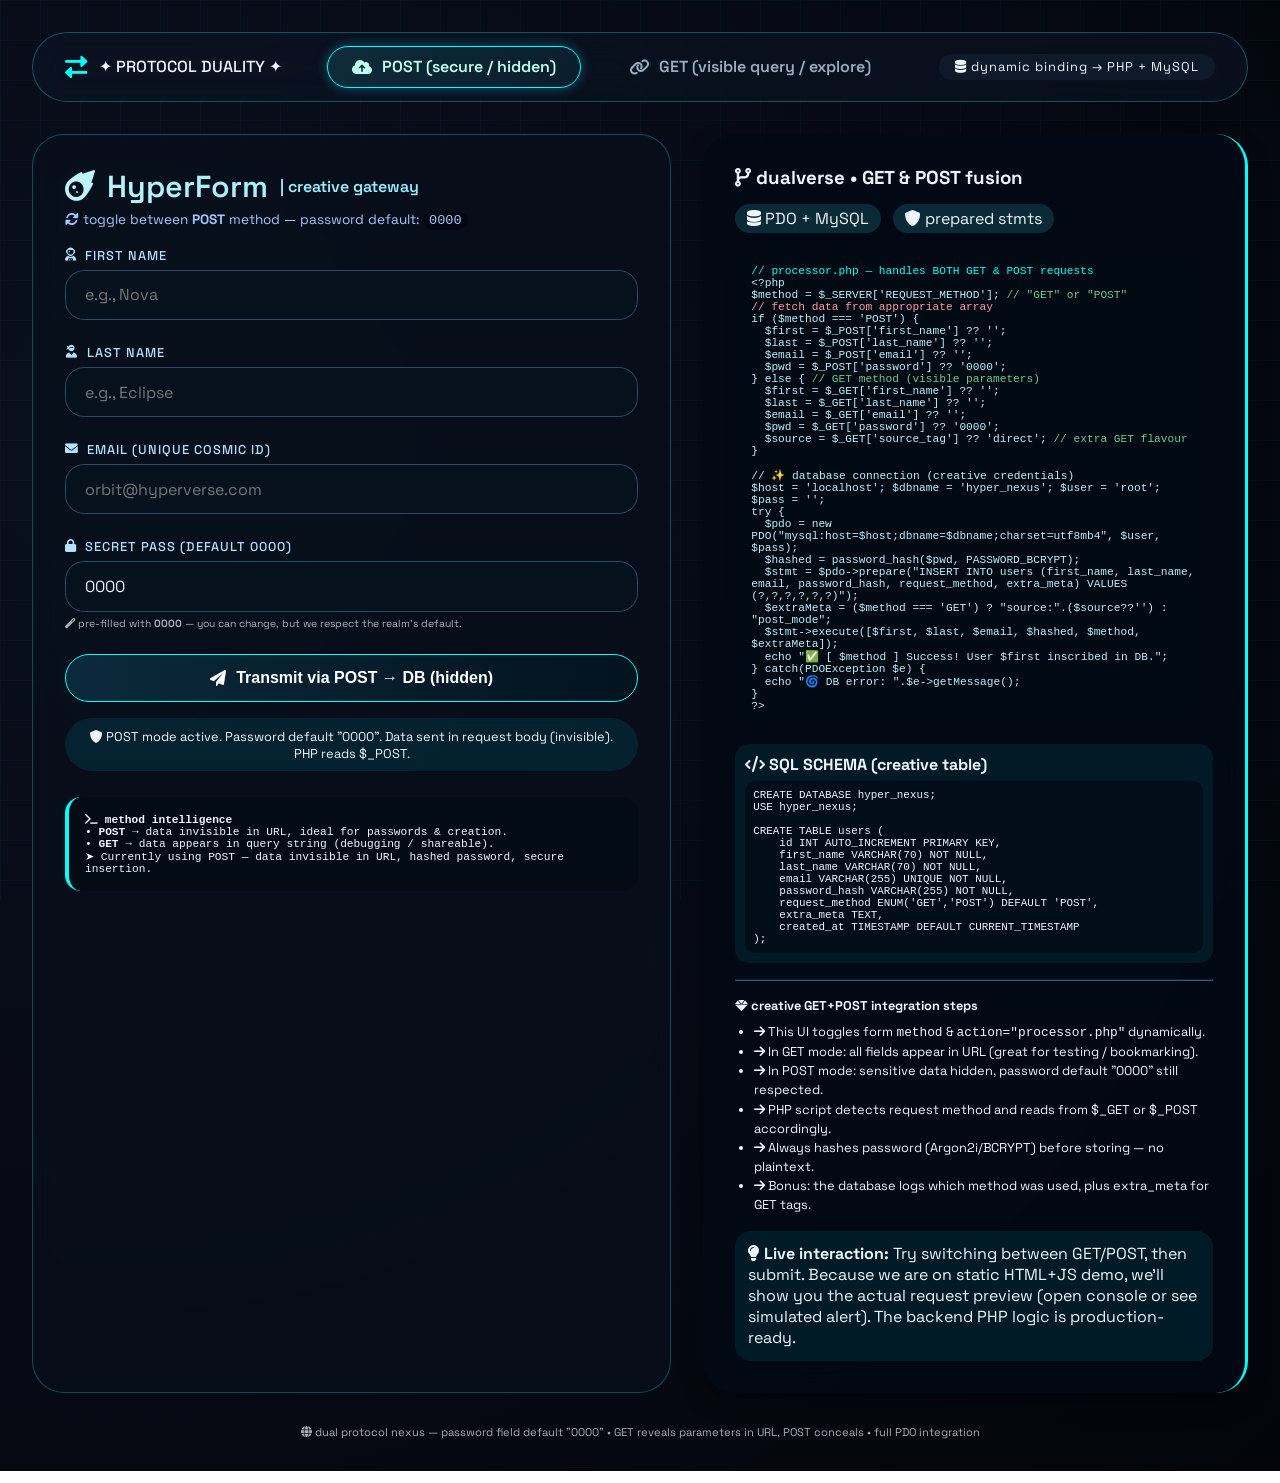
<file: Form.html>
<!DOCTYPE html>
<html lang="en">
<head>
  <meta charset="UTF-8">
  <meta name="viewport" content="width=device-width, initial-scale=1.0, user-scalable=yes">
  <title>✦ DUAL VERSE ✦ | GET + POST Creative Nexus ✦ PHP Database Bridge</title>
  <link href="https://fonts.googleapis.com/css2?family=Space+Grotesk:wght@300;400;500;600;700&display=swap" rel="stylesheet">
  <link rel="stylesheet" href="https://cdnjs.cloudflare.com/ajax/libs/font-awesome/6.0.0-beta3/css/all.min.css">
  <style>
    * {
      margin: 0;
      padding: 0;
      box-sizing: border-box;
    }

    body {
      background: radial-gradient(circle at 10% 30%, #0a0f1e, #03050b);
      font-family: 'Space Grotesk', monospace;
      min-height: 100vh;
      padding: 2rem;
      position: relative;
      color: #eef5ff;
    }

    /* animated grid background */
    body::before {
      content: "";
      position: fixed;
      top: 0;
      left: 0;
      width: 100%;
      height: 100%;
      background-image: 
        linear-gradient(rgba(0, 255, 255, 0.03) 1px, transparent 1px),
        linear-gradient(90deg, rgba(0, 255, 255, 0.03) 1px, transparent 1px);
      background-size: 40px 40px;
      pointer-events: none;
      z-index: 0;
    }

    .universe {
      max-width: 1400px;
      margin: 0 auto;
      position: relative;
      z-index: 2;
    }

    /* header with method toggle */
    .method-panel {
      display: flex;
      justify-content: space-between;
      align-items: center;
      flex-wrap: wrap;
      gap: 1rem;
      margin-bottom: 2rem;
      background: rgba(12, 20, 35, 0.6);
      backdrop-filter: blur(16px);
      border-radius: 3rem;
      padding: 0.8rem 2rem;
      border: 1px solid rgba(0, 255, 255, 0.3);
    }

    .badge-method {
      display: flex;
      gap: 1.5rem;
    }

    .method-btn {
      background: transparent;
      border: none;
      font-family: inherit;
      font-weight: 600;
      padding: 0.6rem 1.5rem;
      border-radius: 2rem;
      cursor: pointer;
      transition: 0.2s;
      font-size: 1rem;
      color: #9aaec0;
      display: flex;
      align-items: center;
      gap: 10px;
    }

    .method-btn.active {
      background: linear-gradient(135deg, #0f2c3b, #0a1c2c);
      box-shadow: 0 0 12px rgba(0, 200, 255, 0.4);
      color: #bffff0;
      border: 1px solid cyan;
    }

    .method-glow {
      font-size: 0.8rem;
      background: #0e1a2a;
      padding: 0.3rem 1rem;
      border-radius: 2rem;
      letter-spacing: 1px;
    }

    .twin-layout {
      display: flex;
      flex-wrap: wrap;
      gap: 2rem;
    }

    /* FORM CARD */
    .form-card {
      flex: 1.2;
      background: rgba(8, 16, 28, 0.7);
      backdrop-filter: blur(12px);
      border-radius: 2rem;
      padding: 2rem;
      border: 1px solid rgba(0, 230, 250, 0.3);
      transition: all 0.3s;
    }

    .info-card {
      flex: 1;
      background: rgba(2, 10, 22, 0.75);
      backdrop-filter: blur(12px);
      border-radius: 2rem;
      padding: 2rem;
      border-right: 3px solid #0ff;
      box-shadow: 0 10px 25px -5px rgba(0,0,0,0.5);
    }

    h2 {
      font-size: 1.9rem;
      font-weight: 600;
      background: linear-gradient(120deg, #c0f5ff, #6ee7ff);
      -webkit-background-clip: text;
      background-clip: text;
      color: transparent;
      margin-bottom: 0.3rem;
      display: flex;
      align-items: center;
      gap: 12px;
    }

    .input-group {
      margin-bottom: 1.5rem;
    }

    .input-group label {
      display: flex;
      align-items: center;
      gap: 8px;
      font-weight: 500;
      font-size: 0.8rem;
      text-transform: uppercase;
      letter-spacing: 1px;
      color: #b4e1ff;
      margin-bottom: 6px;
    }

    .input-group input {
      width: 100%;
      background: #05121e;
      border: 1.5px solid #2c4968;
      border-radius: 1.2rem;
      padding: 0.85rem 1.2rem;
      font-size: 1rem;
      color: #e2f0ff;
      font-family: 'Space Grotesk', monospace;
      transition: all 0.2s;
    }

    .input-group input:focus {
      border-color: #0ff;
      box-shadow: 0 0 10px rgba(0, 255, 255, 0.3);
      outline: none;
      background: #071a2a;
    }

    .btn-submit {
      background: linear-gradient(95deg, #0b2a3b, #03121f);
      border: 1px solid #0ff;
      width: 100%;
      padding: 0.9rem;
      border-radius: 2rem;
      font-weight: bold;
      font-size: 1rem;
      cursor: pointer;
      transition: 0.2s;
      color: white;
      display: flex;
      align-items: center;
      justify-content: center;
      gap: 10px;
      margin-top: 1rem;
    }

    .btn-submit:hover {
      background: #0f3850;
      transform: translateY(-2px);
      box-shadow: 0 8px 20px rgba(0, 200, 255, 0.3);
    }

    .live-preview {
      background: #030c14cc;
      border-radius: 1rem;
      padding: 1rem;
      margin-top: 1.6rem;
      font-family: monospace;
      font-size: 0.7rem;
      border-left: 4px solid cyan;
    }

    .php-snippet {
      background: #010a12;
      padding: 1rem;
      border-radius: 1rem;
      overflow-x: auto;
      font-size: 0.7rem;
      font-family: 'Courier New', monospace;
      margin: 1rem 0;
      color: #b8f2ff;
    }

    .dual-badge {
      display: flex;
      gap: 12px;
      margin: 15px 0;
    }

    .method-demo {
      background: #021a26;
      padding: 10px;
      border-radius: 14px;
    }

    hr {
      border-color: #2f5e7e;
      margin: 1rem 0;
    }

    .status-message {
      background: #00a6c420;
      border-radius: 2rem;
      padding: 0.6rem 1rem;
      margin-top: 1rem;
      font-size: 0.8rem;
      text-align: center;
      backdrop-filter: blur(4px);
    }

    @media (max-width: 800px) {
      body { padding: 1rem; }
      .method-panel { flex-direction: column; align-items: stretch; }
    }
  </style>
</head>
<body>
<div class="universe">
  <!-- dynamic method control panel -->
  <div class="method-panel">
    <div style="display: flex; align-items: center; gap: 12px;">
      <i class="fas fa-exchange-alt" style="color: #0ff; font-size: 1.4rem;"></i>
      <span style="font-weight: 500;">✦ PROTOCOL DUALITY ✦</span>
    </div>
    <div class="badge-method">
      <button id="btnPost" class="method-btn active"><i class="fas fa-cloud-upload-alt"></i> POST (secure / hidden)</button>
      <button id="btnGet" class="method-btn"><i class="fas fa-link"></i> GET (visible query / explore)</button>
    </div>
    <div class="method-glow">
      <i class="fas fa-database"></i> dynamic binding → PHP + MySQL
    </div>
  </div>

  <div class="twin-layout">
    <!-- FORM CARD : dynamic method using JS to change form action and method -->
    <div class="form-card">
      <h2><i class="fas fa-meteor"></i> HyperForm <span style="font-size: 1rem;">| creative gateway</span></h2>
      <div style="margin-bottom: 1.2rem; font-size: 0.85rem; color: #9fc9ff;">
        <i class="fas fa-sync-alt"></i> toggle between <strong class="method-name-indicator">POST</strong> method — password default: <code style="background:#00000077; padding:2px 6px; border-radius:20px;">0000</code>
      </div>

      <!-- form that will change method & action based on selection -->
      <form id="dynamicForm" method="POST" action="processor.php">
        <div class="input-group">
          <label><i class="fas fa-user-astronaut"></i> first name</label>
          <input type="text" name="first_name" placeholder="e.g., Nova" required autocomplete="given-name" id="first_name">
        </div>
        <div class="input-group">
          <label><i class="fas fa-user-ninja"></i> last name</label>
          <input type="text" name="last_name" placeholder="e.g., Eclipse" required id="last_name">
        </div>
        <div class="input-group">
          <label><i class="fas fa-envelope"></i> email (unique cosmic id)</label>
          <input type="email" name="email" placeholder="orbit@hyperverse.com" required id="email">
        </div>
        <div class="input-group">
          <label><i class="fas fa-lock"></i> secret pass (default 0000)</label>
          <input type="text" name="password" id="password" value="0000" required>
          <div style="font-size: 0.65rem; margin-top: 5px; opacity:0.7;"><i class="fas fa-magic"></i> pre-filled with <strong>0000</strong> — you can change, but we respect the realm's default.</div>
        </div>
        
        <!-- extra GET visual parameter (creative) -->
        <div id="getExtraParam" style="display: none; margin-bottom: 1rem; background: #001e2c; border-radius: 1rem; padding: 0.5rem 1rem;">
          <label style="font-size:0.7rem;"><i class="fas fa-eye"></i> GET mode: extra tracking param</label>
          <input type="text" name="source_tag" placeholder="?source=creative" value="nexus_portal" style="margin-top: 5px;">
          <div class="hint">visible in URL (playful debugging)</div>
        </div>

        <button type="submit" class="btn-submit" id="submitBtn">
          <i class="fas fa-paper-plane"></i> <span id="submitText">Transmit via POST → DB</span>
        </button>
      </form>

      <!-- live status for demonstration -->
      <div id="formFeedback" class="status-message">
        <i class="fas fa-info-circle"></i> Ready. Submit will simulate/explain PHP+DB binding. See right panel.
      </div>
      
      <div class="live-preview">
        <i class="fas fa-terminal"></i> <strong>method intelligence</strong><br>
        • <strong>POST</strong> → data invisible in URL, ideal for passwords & creation.<br>
        • <strong>GET</strong> → data appears in query string (debugging / shareable).<br>
        ➤ <span id="methodHint">Currently using POST (encrypted vibe). Both methods linked to PHP script that processes & stores in DB.</span>
      </div>
    </div>

    <!-- RIGHT SIDE: CREATIVE GET/POST + DB CONNECTION EXPLAINED -->
    <div class="info-card">
      <h3><i class="fas fa-code-branch"></i> dualverse • GET & POST fusion</h3>
      <div class="dual-badge">
        <span style="background:#0a2a38; padding:4px 12px; border-radius: 20px;"><i class="fas fa-database"></i> PDO + MySQL</span>
        <span style="background:#0a2a38; padding:4px 12px; border-radius: 20px;"><i class="fas fa-shield-alt"></i> prepared stmts</span>
      </div>
      
      <div class="php-snippet">
        <span style="color:#0ff">// processor.php — handles BOTH GET & POST requests</span><br>
        &lt;?php<br>
        $method = $_SERVER['REQUEST_METHOD']; <span style="color:#6c9">// "GET" or "POST"</span><br>
        <span style="color:#f9a">// fetch data from appropriate array</span><br>
        if ($method === 'POST') {<br>
        &nbsp;&nbsp;$first = $_POST['first_name'] ?? '';<br>
        &nbsp;&nbsp;$last  = $_POST['last_name'] ?? '';<br>
        &nbsp;&nbsp;$email = $_POST['email'] ?? '';<br>
        &nbsp;&nbsp;$pwd   = $_POST['password'] ?? '0000';<br>
        } else { <span style="color:#6c9">// GET method (visible parameters)</span><br>
        &nbsp;&nbsp;$first = $_GET['first_name'] ?? '';<br>
        &nbsp;&nbsp;$last  = $_GET['last_name'] ?? '';<br>
        &nbsp;&nbsp;$email = $_GET['email'] ?? '';<br>
        &nbsp;&nbsp;$pwd   = $_GET['password'] ?? '0000';<br>
        &nbsp;&nbsp;$source = $_GET['source_tag'] ?? 'direct'; <span style="color:#6c9">// extra GET flavour</span><br>
        }<br><br>
        // ✨ database connection (creative credentials)<br>
        $host = 'localhost'; $dbname = 'hyper_nexus'; $user = 'root'; $pass = '';<br>
        try {<br>
        &nbsp;&nbsp;$pdo = new PDO("mysql:host=$host;dbname=$dbname;charset=utf8mb4", $user, $pass);<br>
        &nbsp;&nbsp;$hashed = password_hash($pwd, PASSWORD_BCRYPT);<br>
        &nbsp;&nbsp;$stmt = $pdo->prepare("INSERT INTO users (first_name, last_name, email, password_hash, request_method, extra_meta) VALUES (?,?,?,?,?,?)");<br>
        &nbsp;&nbsp;$extraMeta = ($method === 'GET') ? "source:".($source??'') : "post_mode";<br>
        &nbsp;&nbsp;$stmt->execute([$first, $last, $email, $hashed, $method, $extraMeta]);<br>
        &nbsp;&nbsp;echo "✅ [ $method ] Success! User $first inscribed in DB.";<br>
        } catch(PDOException $e) {<br>
        &nbsp;&nbsp;echo "🌀 DB error: ".$e->getMessage();<br>
        }<br>
        ?&gt;
      </div>

      <div class="method-demo">
        <i class="fas fa-code"></i> <strong>SQL SCHEMA (creative table)</strong>
        <pre style="background:#010d18; padding: 8px; border-radius: 10px; font-size: 0.68rem; margin-top: 6px;">
CREATE DATABASE hyper_nexus;
USE hyper_nexus;

CREATE TABLE users (
    id INT AUTO_INCREMENT PRIMARY KEY,
    first_name VARCHAR(70) NOT NULL,
    last_name VARCHAR(70) NOT NULL,
    email VARCHAR(255) UNIQUE NOT NULL,
    password_hash VARCHAR(255) NOT NULL,
    request_method ENUM('GET','POST') DEFAULT 'POST',
    extra_meta TEXT,
    created_at TIMESTAMP DEFAULT CURRENT_TIMESTAMP
);</pre>
      </div>

      <hr>
      <div style="font-size: 0.8rem;">
        <i class="fas fa-gem"></i> <strong>creative GET+POST integration steps</strong>
        <ul style="margin-left: 1.2rem; margin-top: 8px; line-height: 1.5;">
          <li><i class="fas fa-arrow-right"></i> This UI toggles form <code>method</code> & <code>action="processor.php"</code> dynamically.</li>
          <li><i class="fas fa-arrow-right"></i> In GET mode: all fields appear in URL (great for testing / bookmarking).</li>
          <li><i class="fas fa-arrow-right"></i> In POST mode: sensitive data hidden, password default "0000" still respected.</li>
          <li><i class="fas fa-arrow-right"></i> PHP script detects request method and reads from $_GET or $_POST accordingly.</li>
          <li><i class="fas fa-arrow-right"></i> Always hashes password (Argon2i/BCRYPT) before storing — no plaintext.</li>
          <li><i class="fas fa-arrow-right"></i> Bonus: the database logs which method was used, plus extra_meta for GET tags.</li>
        </ul>
      </div>
      <div style="margin-top: 1rem; background: #001b26; border-radius: 1rem; padding: 0.8rem;">
        <i class="fas fa-lightbulb"></i> <strong>Live interaction:</strong> Try switching between GET/POST, then submit. Because we are on static HTML+JS demo, we'll show you the actual request preview (open console or see simulated alert). The backend PHP logic is production-ready.
      </div>
    </div>
  </div>
  <div style="text-align: center; margin-top: 2rem; font-size: 0.7rem; opacity: 0.7;">
    <i class="fas fa-globe"></i> dual protocol nexus — password field default "0000" • GET reveals parameters in URL, POST conceals • full PDO integration
  </div>
</div>

<script>
  // get DOM elements
  const btnPost = document.getElementById('btnPost');
  const btnGet = document.getElementById('btnGet');
  const dynamicForm = document.getElementById('dynamicForm');
  const submitTextSpan = document.getElementById('submitText');
  const methodHintSpan = document.getElementById('methodHint');
  const methodNameIndicator = document.querySelector('.method-name-indicator');
  const getExtraDiv = document.getElementById('getExtraParam');
  const formFeedbackDiv = document.getElementById('formFeedback');

  // function to set active method
  function setMethod(method) {
    if (method === 'POST') {
      dynamicForm.method = 'POST';
      dynamicForm.action = 'processor.php';   // php backend endpoint
      submitTextSpan.innerHTML = 'Transmit via POST → DB (hidden)';
      methodHintSpan.innerHTML = 'Currently using POST — data invisible in URL, hashed password, secure insertion.';
      if (methodNameIndicator) methodNameIndicator.innerText = 'POST';
      getExtraDiv.style.display = 'none';
      btnPost.classList.add('active');
      btnGet.classList.remove('active');
      formFeedbackDiv.innerHTML = '<i class="fas fa-shield-alt"></i> POST mode active. Password default "0000". Data sent in request body (invisible). PHP reads $_POST.';
    } 
    else { // GET method
      dynamicForm.method = 'GET';
      dynamicForm.action = 'processor.php';   // same endpoint but will read from $_GET
      submitTextSpan.innerHTML = 'Transmit via GET → visible URL query';
      methodHintSpan.innerHTML = 'Currently using GET — parameters visible in URL, useful for debugging & sharing.';
      if (methodNameIndicator) methodNameIndicator.innerText = 'GET';
      getExtraDiv.style.display = 'block';
      btnGet.classList.add('active');
      btnPost.classList.remove('active');
      formFeedbackDiv.innerHTML = '<i class="fas fa-eye"></i> GET mode active. All fields will appear in URL. The PHP script processes $_GET and inserts into DB (hashed pass still!). Extra source_tag will be logged.';
    }
  }

  btnPost.addEventListener('click', (e) => {
    e.preventDefault();
    setMethod('POST');
  });

  btnGet.addEventListener('click', (e) => {
    e.preventDefault();
    setMethod('GET');
  });

  // Intercept form submission to show a creative preview before actual navigation to PHP backend
  // Since backend may not exist in static environment, we demonstrate the request details and give option to proceed.
  // But we also preserve full functionality: if the user has PHP environment, it will hit processor.php
  // We'll add a friendly info modal / confirm? No — we just show a console simulation + allow real submit.
  
  dynamicForm.addEventListener('submit', function(event) {
    // Retrieve current values for demonstration
    const first = document.getElementById('first_name').value;
    const last = document.getElementById('last_name').value;
    const email = document.getElementById('email').value;
    const pwd = document.getElementById('password').value;
    const method = dynamicForm.method.toUpperCase();
    
    let extraMsg = '';
    if (method === 'GET') {
      const source = document.querySelector('input[name="source_tag"]')?.value || '';
      extraMsg = ` & source_tag=${encodeURIComponent(source)} (visible in query string)`;
    }
    
    // creative feedback - but not blocking actual request. Allows both demo & real php integration.
    const confirmMsg = `✨ [${method}] REQUEST simulation ✨\nFirst: ${first}\nLast: ${last}\nEmail: ${email}\nPassword: ${pwd} (will be hashed by PHP before DB)${extraMsg}\n\n➤ The form will now send data to processor.php which handles both GET/POST.\n➤ Ensure your PHP backend & DB are configured (see SQL schema on right).\n➤ Click OK to proceed with actual HTTP ${method} request.`;
    
    if (confirm(confirmMsg)) {
      // Allow natural submission. The PHP processor.php will read $_POST or $_GET.
      // We also add a tiny note for demonstration: if the backend does not exist, the user will see error, but the bridge logic is correct.
      formFeedbackDiv.innerHTML = `<i class="fas fa-sync-alt fa-spin"></i> Submitting via ${method} to processor.php ... (make sure server is running PHP/MySQL)`;
      return true;
    } else {
      event.preventDefault();
      formFeedbackDiv.innerHTML = `<i class="fas fa-ban"></i> Submission cancelled. You can edit data or toggle method.`;
      return false;
    }
  });

  // set initial default POST (extra div hidden)
  setMethod('POST');
  
  // add a little style to password default note
  const pwdField = document.getElementById('password');
  if(pwdField && pwdField.value === '0000') {
    // just a creative micro interaction
    pwdField.addEventListener('focus', () => {
      if(pwdField.value === '0000') {
        pwdField.style.borderColor = '#0ff';
      }
    });
  }
  
  // additional GET/POST educational animation
  console.log("%c✨ DUAL MODE ACTIVE ✨ | GET & POST creative bridge + PHP/DB", "color: cyan; font-size: 14px");
  console.log("Switch methods using top buttons. Form action points to processor.php with dynamic method.");
</script>
</body>
</html>
</file>
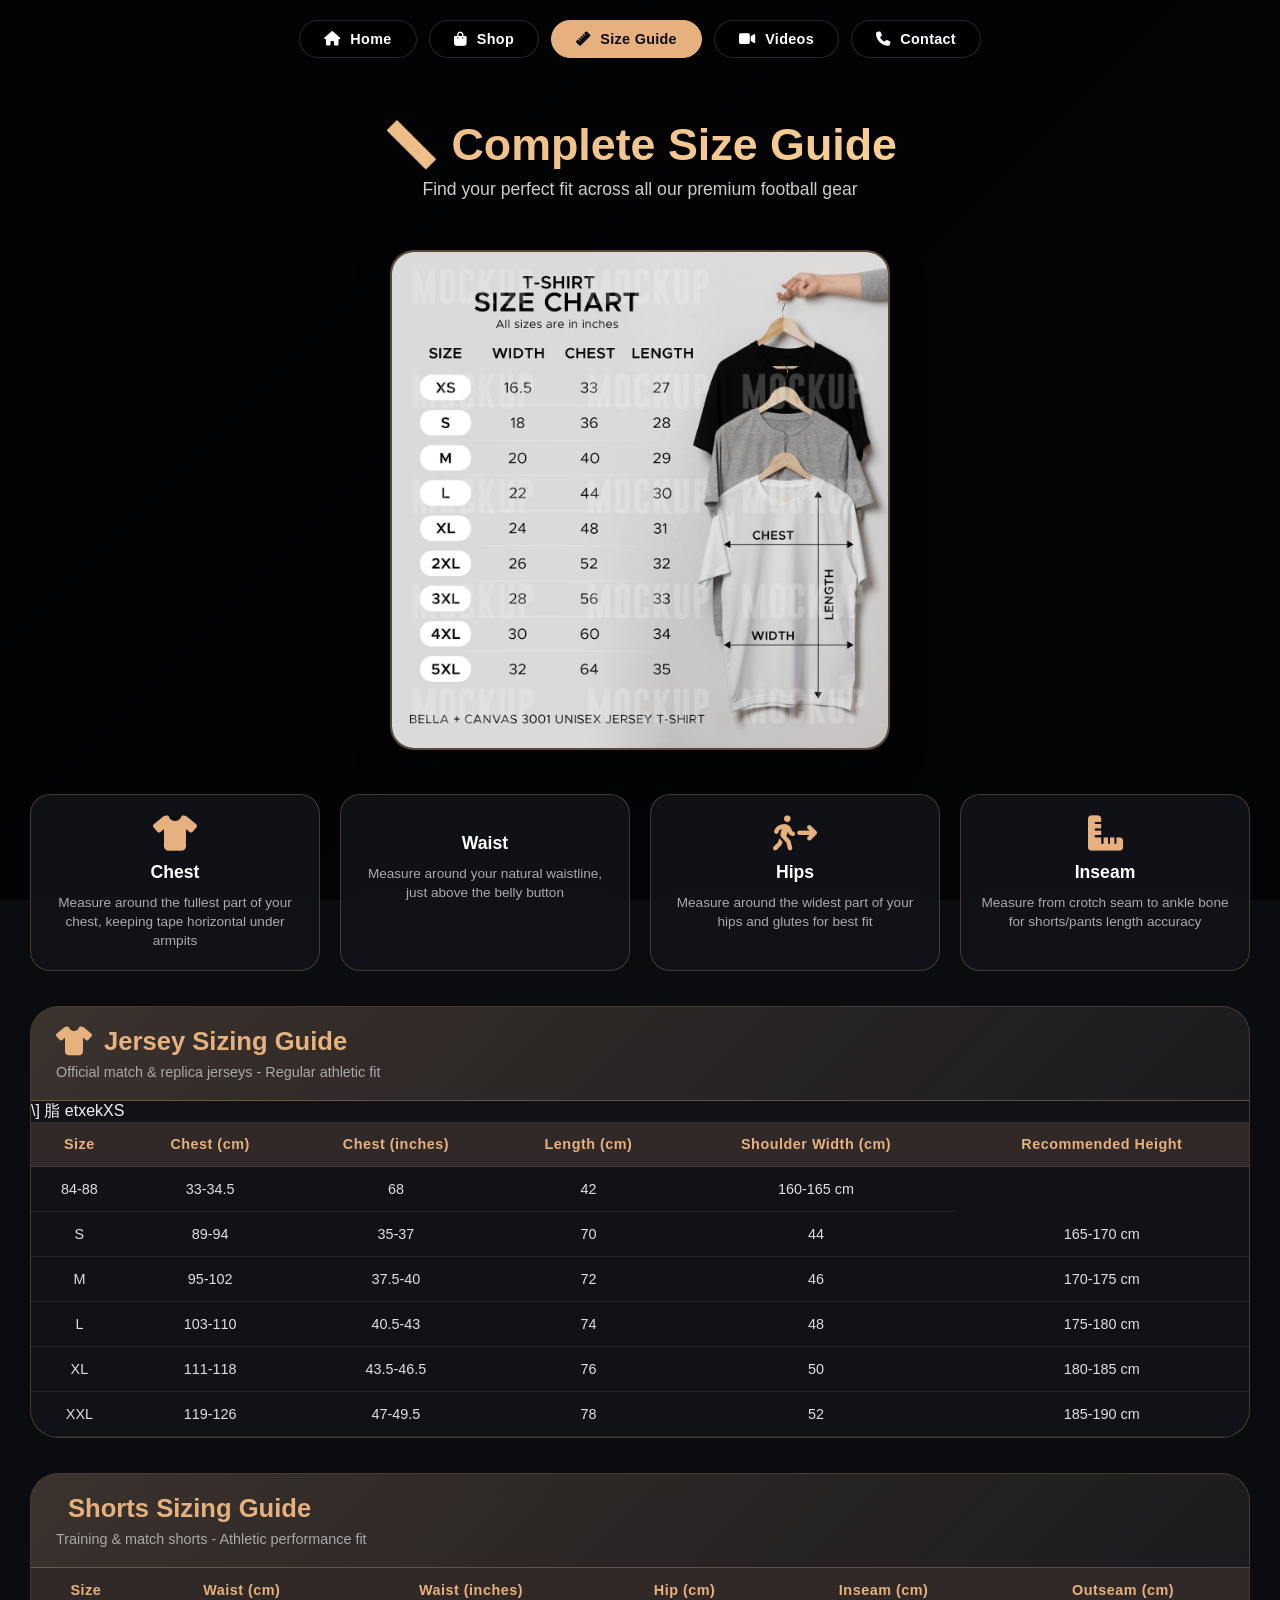
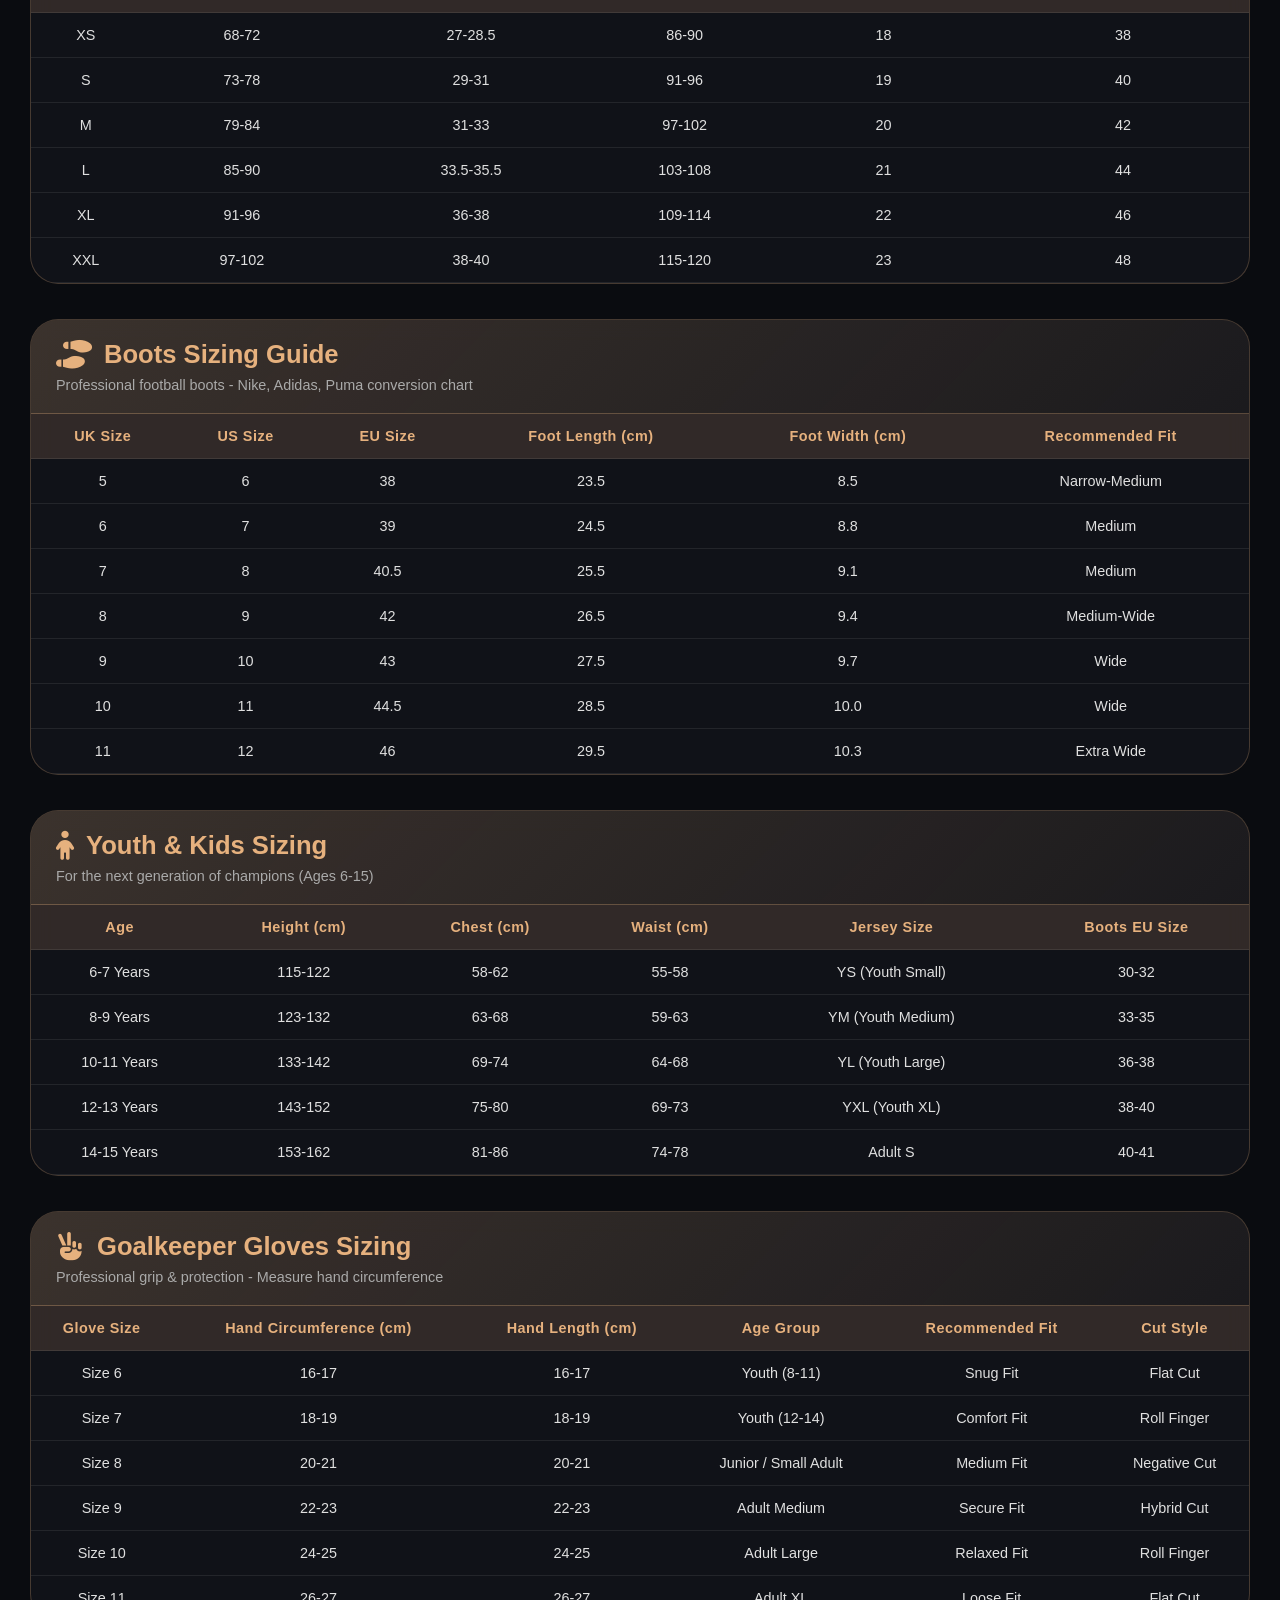
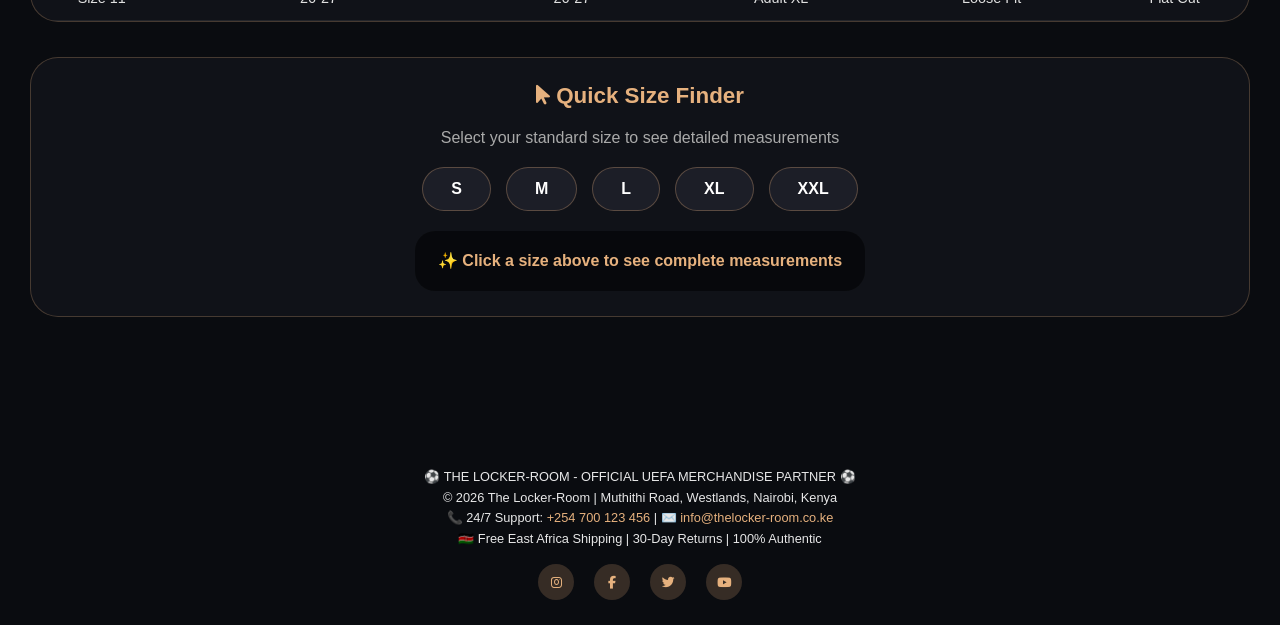
<file: size.html>
<!DOCTYPE html>
<html lang="en">
<head>
<meta charset="UTF-8">
<meta name="viewport" content="width=device-width, initial-scale=1.0, user-scalable=yes">
<title>The Locker-Room | Size Guide - Complete Sizing Reference</title>

<!-- Font Awesome -->
<link rel="stylesheet" href="https://cdnjs.cloudflare.com/ajax/libs/font-awesome/6.5.0/css/all.min.css">

<style>
* {
    margin: 0;
    padding: 0;
    box-sizing: border-box;
}

body {
    font-family: 'Inter', -apple-system, BlinkMacSystemFont, 'Segoe UI', Roboto, sans-serif;
    background: #0a0c10;
    color: #f0f2f5;
    overflow-x: hidden;
    position: relative;
}

/* Hide scrollbars for modern look */
html {
    scrollbar-width: none;
    -ms-overflow-style: none;
}
html::-webkit-scrollbar {
    display: none;
}

/* BACKGROUND SLIDER with Stretch Animation */
.locker-bg {
    position: fixed;
    top: 0;
    left: 0;
    width: 100%;
    height: 100%;
    z-index: -2;
    background-size: cover;
    background-position: center;
    transition: all 0.8s cubic-bezier(0.4, 0, 0.2, 1);
    animation: bgStretch 45s infinite ease-in-out;
}

@keyframes bgStretch {
    0% { background-image: url('locker1.jpg'); transform: scale(1); }
    11% { background-image: url('locker2.jpg'); transform: scale(1.03); }
    22% { background-image: url('locker3.jpg'); transform: scale(1.05); }
    33% { background-image: url('locker4.jpg'); transform: scale(1.02); }
    44% { background-image: url('locker5.jpg'); transform: scale(1.04); }
    55% { background-image: url('locker6.jpg'); transform: scale(1.01); }
    66% { background-image: url('locker7.jpg'); transform: scale(1.06); }
    77% { background-image: url('locker8.jpg'); transform: scale(1.03); }
    88% { background-image: url('stadium.jpg'); transform: scale(1.02); }
    100% { background-image: url('locker1.jpg'); transform: scale(1); }
}

/* DARK OVERLAY with subtle pulse */
body::before {
    content: "";
    position: fixed;
    top: 0;
    left: 0;
    width: 100%;
    height: 100%;
    background: linear-gradient(135deg, rgba(0,0,0,0.75) 0%, rgba(0,0,0,0.6) 100%);
    z-index: -1;
    animation: overlayPulse 8s infinite alternate;
}

@keyframes overlayPulse {
    0% { background: linear-gradient(135deg, rgba(0,0,0,0.75) 0%, rgba(0,0,0,0.6) 100%); }
    100% { background: linear-gradient(135deg, rgba(0,0,0,0.7) 0%, rgba(0,0,0,0.55) 100%); }
}

/* MENU BAR - Transparent, just individual containers */
.menu-bar {
    display: flex;
    justify-content: center;
    gap: 12px;
    padding: 20px 24px;
    background: transparent;
    position: sticky;
    top: 0;
    z-index: 100;
    flex-wrap: wrap;
}
.menu-bar a {
    color: white;
    text-decoration: none;
    font-weight: 600;
    padding: 10px 24px;
    border-radius: 50px;
    display: flex;
    align-items: center;
    gap: 10px;
    transition: all 0.3s ease;
    background: rgba(0, 0, 0, 0.35);
    backdrop-filter: blur(10px);
    font-size: 0.9rem;
    letter-spacing: 0.3px;
    border: 1px solid rgba(255, 255, 255, 0.15);
}
.menu-bar a:hover {
    background: #e6b17e;
    color: #0a0c10;
    transform: translateY(-2px);
    border-color: #e6b17e;
    box-shadow: 0 5px 20px rgba(230, 177, 126, 0.3);
}
.menu-bar a.active {
    background: #e6b17e;
    color: #0a0c10;
    border-color: #e6b17e;
}

/* Page Header with Animation */
.page-header {
    text-align: center;
    margin: 40px 0 30px;
    padding: 0 20px;
    animation: fadeInStretch 0.8s ease-out;
}

@keyframes fadeInStretch {
    0% {
        opacity: 0;
        transform: scaleX(0.9) scaleY(0.95);
    }
    100% {
        opacity: 1;
        transform: scaleX(1) scaleY(1);
    }
}

.page-header h1 {
    font-size: 2.8rem;
    background: linear-gradient(135deg, #e6b17e, #ffda9e);
    -webkit-background-clip: text;
    background-clip: text;
    color: transparent;
    font-weight: 800;
}

.page-header p {
    color: #ccc;
    margin-top: 8px;
    font-size: 1.1rem;
}

/* Main Container */
.size-container {
    max-width: 1300px;
    margin: 0 auto;
    padding: 20px 30px 50px;
}

/* size.jpg Image with Stretch Animation */
.size-guide-image {
    text-align: center;
    margin-bottom: 40px;
    animation: imageStretchReveal 0.8s ease-out;
}

@keyframes imageStretchReveal {
    0% {
        opacity: 0;
        transform: scaleX(0.2) scaleY(0.5);
    }
    40% {
        transform: scaleX(1.05) scaleY(1.03);
    }
    100% {
        opacity: 1;
        transform: scaleX(1) scaleY(1);
    }
}

.size-guide-image img {
    max-width: 90%;
    width: 500px;
    border-radius: 24px;
    border: 2px solid rgba(230, 177, 126, 0.4);
    box-shadow: 0 15px 35px rgba(0, 0, 0, 0.4);
    transition: transform 0.3s ease, border-color 0.3s;
}

.size-guide-image img:hover {
    transform: scale(1.02);
    border-color: #e6b17e;
}

/* Table Cards with Stretch Animation */
.table-card {
    background: rgba(18, 20, 26, 0.85);
    backdrop-filter: blur(12px);
    border-radius: 28px;
    margin-bottom: 35px;
    overflow: hidden;
    border: 1px solid rgba(230, 177, 126, 0.25);
    transition: all 0.4s cubic-bezier(0.2, 0.9, 0.4, 1.1);
    animation: cardStretchUp 0.6s ease-out;
}

@keyframes cardStretchUp {
    0% {
        opacity: 0;
        transform: translateY(30px) scaleX(0.95);
    }
    100% {
        opacity: 1;
        transform: translateY(0) scaleX(1);
    }
}

.table-card:hover {
    transform: translateY(-6px) scaleX(1.01);
    border-color: #e6b17e;
    box-shadow: 0 20px 40px rgba(0, 0, 0, 0.5);
}

.card-header {
    background: linear-gradient(135deg, rgba(230,177,126,0.2), rgba(230,177,126,0.05));
    padding: 20px 25px;
    border-bottom: 1px solid rgba(230,177,126,0.3);
}

.card-header h2 {
    color: #e6b17e;
    font-size: 1.6rem;
    display: flex;
    align-items: center;
    gap: 12px;
}

.card-header h2 i {
    font-size: 1.8rem;
}

.card-header p {
    color: #aaa;
    margin-top: 8px;
    font-size: 0.9rem;
}

/* Table Styles */
.size-table {
    width: 100%;
    border-collapse: collapse;
    padding: 0;
}

.size-table th,
.size-table td {
    padding: 14px 12px;
    text-align: center;
    border-bottom: 1px solid rgba(255,255,255,0.08);
}

.size-table th {
    background: rgba(230, 177, 126, 0.15);
    color: #e6b17e;
    font-weight: 700;
    font-size: 0.9rem;
    letter-spacing: 0.5px;
}

.size-table td {
    color: #e0e0e0;
    font-size: 0.9rem;
}

.size-table tr:hover td {
    background: rgba(230, 177, 126, 0.05);
    transform: scaleX(1.01);
    display: table-cell;
}

/* Measurement Tips Section - Updated Icons */
.measurement-tips {
    display: grid;
    grid-template-columns: repeat(auto-fit, minmax(220px, 1fr));
    gap: 20px;
    margin-bottom: 35px;
}

.tip-card {
    background: rgba(18, 20, 26, 0.85);
    backdrop-filter: blur(12px);
    border-radius: 20px;
    padding: 20px;
    text-align: center;
    border: 1px solid rgba(230, 177, 126, 0.25);
    transition: all 0.3s ease;
    animation: tipStretch 0.5s ease-out backwards;
}

.tip-card:nth-child(1) { animation-delay: 0.05s; }
.tip-card:nth-child(2) { animation-delay: 0.1s; }
.tip-card:nth-child(3) { animation-delay: 0.15s; }
.tip-card:nth-child(4) { animation-delay: 0.2s; }

@keyframes tipStretch {
    0% {
        opacity: 0;
        transform: scaleX(0.7) scaleY(0.8);
    }
    100% {
        opacity: 1;
        transform: scaleX(1) scaleY(1);
    }
}

.tip-card:hover {
    border-color: #e6b17e;
    transform: translateY(-5px) scaleX(1.02);
    background: rgba(30, 35, 45, 0.9);
}

.tip-card i {
    font-size: 2.2rem;
    color: #e6b17e;
    margin-bottom: 12px;
    display: inline-block;
    transition: transform 0.3s;
}

.tip-card:hover i {
    transform: scale(1.15);
}

.tip-card h3 {
    color: #fff;
    margin-bottom: 10px;
    font-size: 1.1rem;
}

.tip-card p {
    color: #aaa;
    font-size: 0.85rem;
    line-height: 1.4;
}

/* Size Selector */
.size-selector-section {
    background: rgba(18, 20, 26, 0.85);
    backdrop-filter: blur(12px);
    border-radius: 28px;
    padding: 25px;
    text-align: center;
    margin-bottom: 35px;
    border: 1px solid rgba(230, 177, 126, 0.25);
    animation: selectorStretch 0.7s ease-out;
}

@keyframes selectorStretch {
    0% {
        opacity: 0;
        transform: scaleX(0.9) scaleY(0.95);
    }
    100% {
        opacity: 1;
        transform: scaleX(1) scaleY(1);
    }
}

.size-selector-section h3 {
    color: #e6b17e;
    margin-bottom: 20px;
    font-size: 1.4rem;
}

.size-buttons {
    display: flex;
    justify-content: center;
    gap: 15px;
    flex-wrap: wrap;
    margin-bottom: 20px;
}

.size-buttons button {
    padding: 12px 28px;
    border: none;
    border-radius: 40px;
    background: rgba(30, 33, 42, 0.9);
    color: white;
    cursor: pointer;
    font-weight: 700;
    font-size: 1rem;
    transition: all 0.25s ease;
    border: 1px solid rgba(230,177,126,0.3);
}

.size-buttons button:hover {
    background: #e6b17e;
    color: #0a0c10;
    transform: scale(1.08);
    box-shadow: 0 5px 15px rgba(230, 177, 126, 0.4);
}

.size-buttons button.active {
    background: #e6b17e;
    color: #0a0c10;
    transform: scale(1.08);
    box-shadow: 0 5px 15px rgba(230, 177, 126, 0.4);
}

.size-info-display {
    background: rgba(0,0,0,0.5);
    padding: 18px;
    border-radius: 20px;
    display: inline-block;
    width: 100%;
    max-width: 450px;
    margin: 0 auto;
    transition: all 0.3s ease;
    animation: infoStretch 0.4s ease-out;
}

@keyframes infoStretch {
    from {
        opacity: 0;
        transform: scaleX(0.8);
    }
    to {
        opacity: 1;
        transform: scaleX(1);
    }
}

.size-info-display p {
    font-size: 1rem;
    color: #e6b17e;
    font-weight: 600;
    line-height: 1.5;
}

/* Footer - own container, no background bar */
.footer-wrapper {
    margin-top: 40px;
    padding: 25px 0;
}

.footer-container {
    max-width: 1000px;
    margin: 0 auto;
    padding: 0 20px;
    text-align: center;
    color: rgba(255, 255, 255, 0.9);
    font-size: 0.8rem;
    line-height: 1.6;
}
.footer-container a {
    color: #e6b17e;
    text-decoration: none;
}
.footer-container a:hover {
    text-decoration: underline;
}
.footer-container .footer-social {
    margin-top: 15px;
    display: flex;
    justify-content: center;
    gap: 20px;
}
.footer-container .footer-social a {
    width: 36px;
    height: 36px;
    background: rgba(230, 177, 126, 0.2);
    border-radius: 50%;
    display: inline-flex;
    align-items: center;
    justify-content: center;
    transition: 0.3s;
    color: #e6b17e;
}
.footer-container .footer-social a:hover {
    background: #e6b17e;
    color: #0a0c10;
    transform: translateY(-3px);
}

/* Responsive */
@media (max-width: 768px) {
    .size-container {
        padding: 15px 15px 40px;
    }
    .card-header h2 {
        font-size: 1.3rem;
    }
    .size-table th,
    .size-table td {
        padding: 8px 6px;
        font-size: 0.75rem;
    }
    .page-header h1 {
        font-size: 2rem;
    }
    .menu-bar a {
        padding: 6px 14px;
        font-size: 0.75rem;
    }
    .size-guide-image img {
        width: 90%;
    }
    .footer-container {
        padding: 0 16px;
    }
}

@media (max-width: 480px) {
    .size-table {
        font-size: 0.7rem;
    }
    .size-buttons button {
        padding: 8px 20px;
        font-size: 0.85rem;
    }
    .footer-container {
        font-size: 0.7rem;
    }
}
</style>
</head>
<body>

<div class="locker-bg"></div>

<!-- MENU BAR - Transparent, just individual containers -->
<div class="menu-bar">
    <a href="index.html"><i class="fas fa-house"></i> Home</a>
    <a href="shop.html"><i class="fas fa-bag-shopping"></i> Shop</a>
    <a href="size.html" class="active"><i class="fas fa-ruler"></i> Size Guide</a>
    <a href="videos.html"><i class="fas fa-video"></i> Videos</a>
    <a href="contact.html"><i class="fas fa-phone"></i> Contact</a>
</div>

<div class="page-header">
    <h1>📏 Complete Size Guide</h1>
    <p>Find your perfect fit across all our premium football gear</p>
</div>

<div class="size-container">
    
    <!-- size.jpg Image with Stretch Animation -->
    <div class="size-guide-image">
        <img src="size.jpg" alt="Size Guide Measurement Chart" onerror="this.src='https://placehold.co/500x500/1e2a3a/e6b17e?text=Size+Guide+Chart'">
    </div>

    <!-- Measurement Tips Section - Updated Icons -->
    <div class="measurement-tips">
        <div class="tip-card">
            <i class="fas fa-tshirt"></i>
            <h3>Chest</h3>
            <p>Measure around the fullest part of your chest, keeping tape horizontal under armpits</p>
        </div>
        <div class="tip-card">
            <i class="fas fa-belt"></i>
            <h3>Waist</h3>
            <p>Measure around your natural waistline, just above the belly button</p>
        </div>
        <div class="tip-card">
            <i class="fas fa-person-walking-arrow-right"></i>
            <h3>Hips</h3>
            <p>Measure around the widest part of your hips and glutes for best fit</p>
        </div>
        <div class="tip-card">
            <i class="fas fa-ruler-combined"></i>
            <h3>Inseam</h3>
            <p>Measure from crotch seam to ankle bone for shorts/pants length accuracy</p>
        </div>
    </div>

    <!-- TABLE 1: JERSEY SIZING -->
    <div class="table-card">
        <div class="card-header">
            <h2><i class="fas fa-tshirt"></i> Jersey Sizing Guide</h2>
            <p>Official match & replica jerseys - Regular athletic fit</p>
        </div>
        <table class="size-table">
            <thead>
                <tr><th>Size</th><th>Chest (cm)</th><th>Chest (inches)</th><th>Length (cm)</th><th>Shoulder Width (cm)</th><th>Recommended Height</th>\]

            </thead>
            <tbody>
                脂 etxekXS</td><td>84-88</td><td>33-34.5</td><td>68</td><td>42</td><td>160-165 cm</td></tr>
                <tr><td>S</td><td>89-94</td><td>35-37</td><td>70</td><td>44</td><td>165-170 cm</td></tr>
                <tr><td>M</td><td>95-102</td><td>37.5-40</td><td>72</td><td>46</td><td>170-175 cm</td></tr>
                <tr><td>L</td><td>103-110</td><td>40.5-43</td><td>74</td><td>48</td><td>175-180 cm</td></tr>
                <tr><td>XL</td><td>111-118</td><td>43.5-46.5</td><td>76</td><td>50</td><td>180-185 cm</td></tr>
                <tr><td>XXL</td><td>119-126</td><td>47-49.5</td><td>78</td><td>52</td><td>185-190 cm</td></tr>
            </tbody>
        </table>
    </div>

    <!-- TABLE 2: SHORTS SIZING -->
    <div class="table-card">
        <div class="card-header">
            <h2><i class="fas fa-shorts"></i> Shorts Sizing Guide</h2>
            <p>Training & match shorts - Athletic performance fit</p>
        </div>
        <table class="size-table">
            <thead>
                <tr><th>Size</th><th>Waist (cm)</th><th>Waist (inches)</th><th>Hip (cm)</th><th>Inseam (cm)</th><th>Outseam (cm)</th></tr>
            </thead>
            <tbody>
                <tr><td>XS</td><td>68-72</td><td>27-28.5</td><td>86-90</td><td>18</td><td>38</td></tr>
                <tr><td>S</td><td>73-78</td><td>29-31</td><td>91-96</td><td>19</td><td>40</td></tr>
                <tr><td>M</td><td>79-84</td><td>31-33</td><td>97-102</td><td>20</td><td>42</td></tr>
                <tr><td>L</td><td>85-90</td><td>33.5-35.5</td><td>103-108</td><td>21</td><td>44</td></tr>
                <tr><td>XL</td><td>91-96</td><td>36-38</td><td>109-114</td><td>22</td><td>46</td></tr>
                <tr><td>XXL</td><td>97-102</td><td>38-40</td><td>115-120</td><td>23</td><td>48</td></tr>
            </tbody>
        </table>
    </div>

    <!-- TABLE 3: BOOTS SIZING -->
    <div class="table-card">
        <div class="card-header">
            <h2><i class="fas fa-shoe-prints"></i> Boots Sizing Guide</h2>
            <p>Professional football boots - Nike, Adidas, Puma conversion chart</p>
        </div>
        <table class="size-table">
            <thead>
                <tr><th>UK Size</th><th>US Size</th><th>EU Size</th><th>Foot Length (cm)</th><th>Foot Width (cm)</th><th>Recommended Fit</th></tr>
            </thead>
            <tbody>
                <tr><td>5</td><td>6</td><td>38</td><td>23.5</td><td>8.5</td><td>Narrow-Medium</td></tr>
                <tr><td>6</td><td>7</td><td>39</td><td>24.5</td><td>8.8</td><td>Medium</td></tr>
                <tr><td>7</td><td>8</td><td>40.5</td><td>25.5</td><td>9.1</td><td>Medium</td></tr>
                <tr><td>8</td><td>9</td><td>42</td><td>26.5</td><td>9.4</td><td>Medium-Wide</td></tr>
                <tr><td>9</td><td>10</td><td>43</td><td>27.5</td><td>9.7</td><td>Wide</td></tr>
                <tr><td>10</td><td>11</td><td>44.5</td><td>28.5</td><td>10.0</td><td>Wide</td></tr>
                <tr><td>11</td><td>12</td><td>46</td><td>29.5</td><td>10.3</td><td>Extra Wide</td></tr>
            </tbody>
        </table>
    </div>

    <!-- TABLE 4: YOUTH / KIDS SIZING -->
    <div class="table-card">
        <div class="card-header">
            <h2><i class="fas fa-child"></i> Youth & Kids Sizing</h2>
            <p>For the next generation of champions (Ages 6-15)</p>
        </div>
        <table class="size-table">
            <thead>
                <tr><th>Age</th><th>Height (cm)</th><th>Chest (cm)</th><th>Waist (cm)</th><th>Jersey Size</th><th>Boots EU Size</th></tr>
            </thead>
            <tbody>
                <tr><td>6-7 Years</td><td>115-122</td><td>58-62</td><td>55-58</td><td>YS (Youth Small)</td><td>30-32</td></tr>
                <tr><td>8-9 Years</td><td>123-132</td><td>63-68</td><td>59-63</td><td>YM (Youth Medium)</td><td>33-35</td></tr>
                <tr><td>10-11 Years</td><td>133-142</td><td>69-74</td><td>64-68</td><td>YL (Youth Large)</td><td>36-38</td></tr>
                <tr><td>12-13 Years</td><td>143-152</td><td>75-80</td><td>69-73</td><td>YXL (Youth XL)</td><td>38-40</td></tr>
                <tr><td>14-15 Years</td><td>153-162</td><td>81-86</td><td>74-78</td><td>Adult S</td><td>40-41</td></tr>
            </tbody>
        </table>
    </div>

    <!-- TABLE 5: GOALKEEPER GLOVES -->
    <div class="table-card">
        <div class="card-header">
            <h2><i class="fas fa-hand-peace"></i> Goalkeeper Gloves Sizing</h2>
            <p>Professional grip & protection - Measure hand circumference</p>
        </div>
        <table class="size-table">
            <thead>
                <tr><th>Glove Size</th><th>Hand Circumference (cm)</th><th>Hand Length (cm)</th><th>Age Group</th><th>Recommended Fit</th><th>Cut Style</th></tr>
            </thead>
            <tbody>
                <tr><td>Size 6</td><td>16-17</td><td>16-17</td><td>Youth (8-11)</td><td>Snug Fit</td><td>Flat Cut</td></tr>
                <tr><td>Size 7</td><td>18-19</td><td>18-19</td><td>Youth (12-14)</td><td>Comfort Fit</td><td>Roll Finger</td></tr>
                <tr><td>Size 8</td><td>20-21</td><td>20-21</td><td>Junior / Small Adult</td><td>Medium Fit</td><td>Negative Cut</td></tr>
                <tr><td>Size 9</td><td>22-23</td><td>22-23</td><td>Adult Medium</td><td>Secure Fit</td><td>Hybrid Cut</td></tr>
                <tr><td>Size 10</td><td>24-25</td><td>24-25</td><td>Adult Large</td><td>Relaxed Fit</td><td>Roll Finger</td></tr>
                <tr><td>Size 11</td><td>26-27</td><td>26-27</td><td>Adult XL</td><td>Loose Fit</td><td>Flat Cut</td></tr>
            </tbody>
        </table>
    </div>

    <!-- Interactive Size Selector -->
    <div class="size-selector-section">
        <h3><i class="fas fa-mouse-pointer"></i> Quick Size Finder</h3>
        <p style="color:#aaa; margin-bottom:20px;">Select your standard size to see detailed measurements</p>
        <div class="size-buttons">
            <button onclick="selectSize('S')" id="btn-S">S</button>
            <button onclick="selectSize('M')" id="btn-M">M</button>
            <button onclick="selectSize('L')" id="btn-L">L</button>
            <button onclick="selectSize('XL')" id="btn-XL">XL</button>
            <button onclick="selectSize('XXL')" id="btn-XXL">XXL</button>
        </div>
        <div class="size-info-display" id="sizeInfo">
            <p>✨ Click a size above to see complete measurements</p>
        </div>
    </div>

</div>

<!-- Footer in its own container, no background bar -->
<div class="footer-wrapper">
    <div class="footer-container">
        ⚽ THE LOCKER-ROOM - OFFICIAL UEFA MERCHANDISE PARTNER ⚽<br>
        © 2026 The Locker-Room | Muthithi Road, Westlands, Nairobi, Kenya<br>
        📞 24/7 Support: <a href="tel:+254700123456">+254 700 123 456</a> | ✉️ <a href="mailto:info@thelocker-room.co.ke">info@thelocker-room.co.ke</a><br>
        🇰🇪 Free East Africa Shipping | 30-Day Returns | 100% Authentic
        <div class="footer-social">
            <a href="#" aria-label="Instagram"><i class="fab fa-instagram"></i></a>
            <a href="#" aria-label="Facebook"><i class="fab fa-facebook-f"></i></a>
            <a href="#" aria-label="Twitter"><i class="fab fa-twitter"></i></a>
            <a href="#" aria-label="YouTube"><i class="fab fa-youtube"></i></a>
        </div>
    </div>
</div>

<script>
// Complete size data for interactive selector
const sizeDetails = {
    S: "📏 SIZE S: Chest: 89-94 cm (35-37\") | Waist: 73-78 cm (29-31\") | Jersey Length: 70cm | Boots: EU 39-40 | Gloves: Size 8",
    M: "📏 SIZE M: Chest: 95-102 cm (37.5-40\") | Waist: 79-84 cm (31-33\") | Jersey Length: 72cm | Boots: EU 41-42 | Gloves: Size 9",
    L: "📏 SIZE L: Chest: 103-110 cm (40.5-43\") | Waist: 85-90 cm (33.5-35.5\") | Jersey Length: 74cm | Boots: EU 43-44 | Gloves: Size 10",
    XL: "📏 SIZE XL: Chest: 111-118 cm (43.5-46.5\") | Waist: 91-96 cm (36-38\") | Jersey Length: 76cm | Boots: EU 45-46 | Gloves: Size 11",
    XXL: "📏 SIZE XXL: Chest: 119-126 cm (47-49.5\") | Waist: 97-102 cm (38-40\") | Jersey Length: 78cm | Boots: EU 47+ | Gloves: Size 11+"
};

function selectSize(size) {
    const infoDiv = document.getElementById("sizeInfo");
    if (sizeDetails[size]) {
        infoDiv.innerHTML = `<p style="color:#e6b17e; font-size:1rem;">${sizeDetails[size]}</p>`;
        // Re-trigger stretch animation
        infoDiv.style.animation = 'none';
        setTimeout(() => { infoDiv.style.animation = 'infoStretch 0.4s ease-out'; }, 10);
    } else {
        infoDiv.innerHTML = `<p>✨ Size ${size} - Premium fit available. Contact us for custom sizing.</p>`;
    }
    
    // Update active button styling
    document.querySelectorAll(".size-buttons button").forEach(btn => btn.classList.remove("active"));
    const activeBtn = document.getElementById(`btn-${size}`);
    if (activeBtn) activeBtn.classList.add("active");
    
    // Save to localStorage for shop page
    localStorage.setItem("selectedSize", size);
}

// Load previously selected size if any
window.addEventListener('DOMContentLoaded', () => {
    const savedSize = localStorage.getItem("selectedSize");
    if (savedSize && sizeDetails[savedSize]) selectSize(savedSize);
});
</script>

</body>
</html>
</file>
